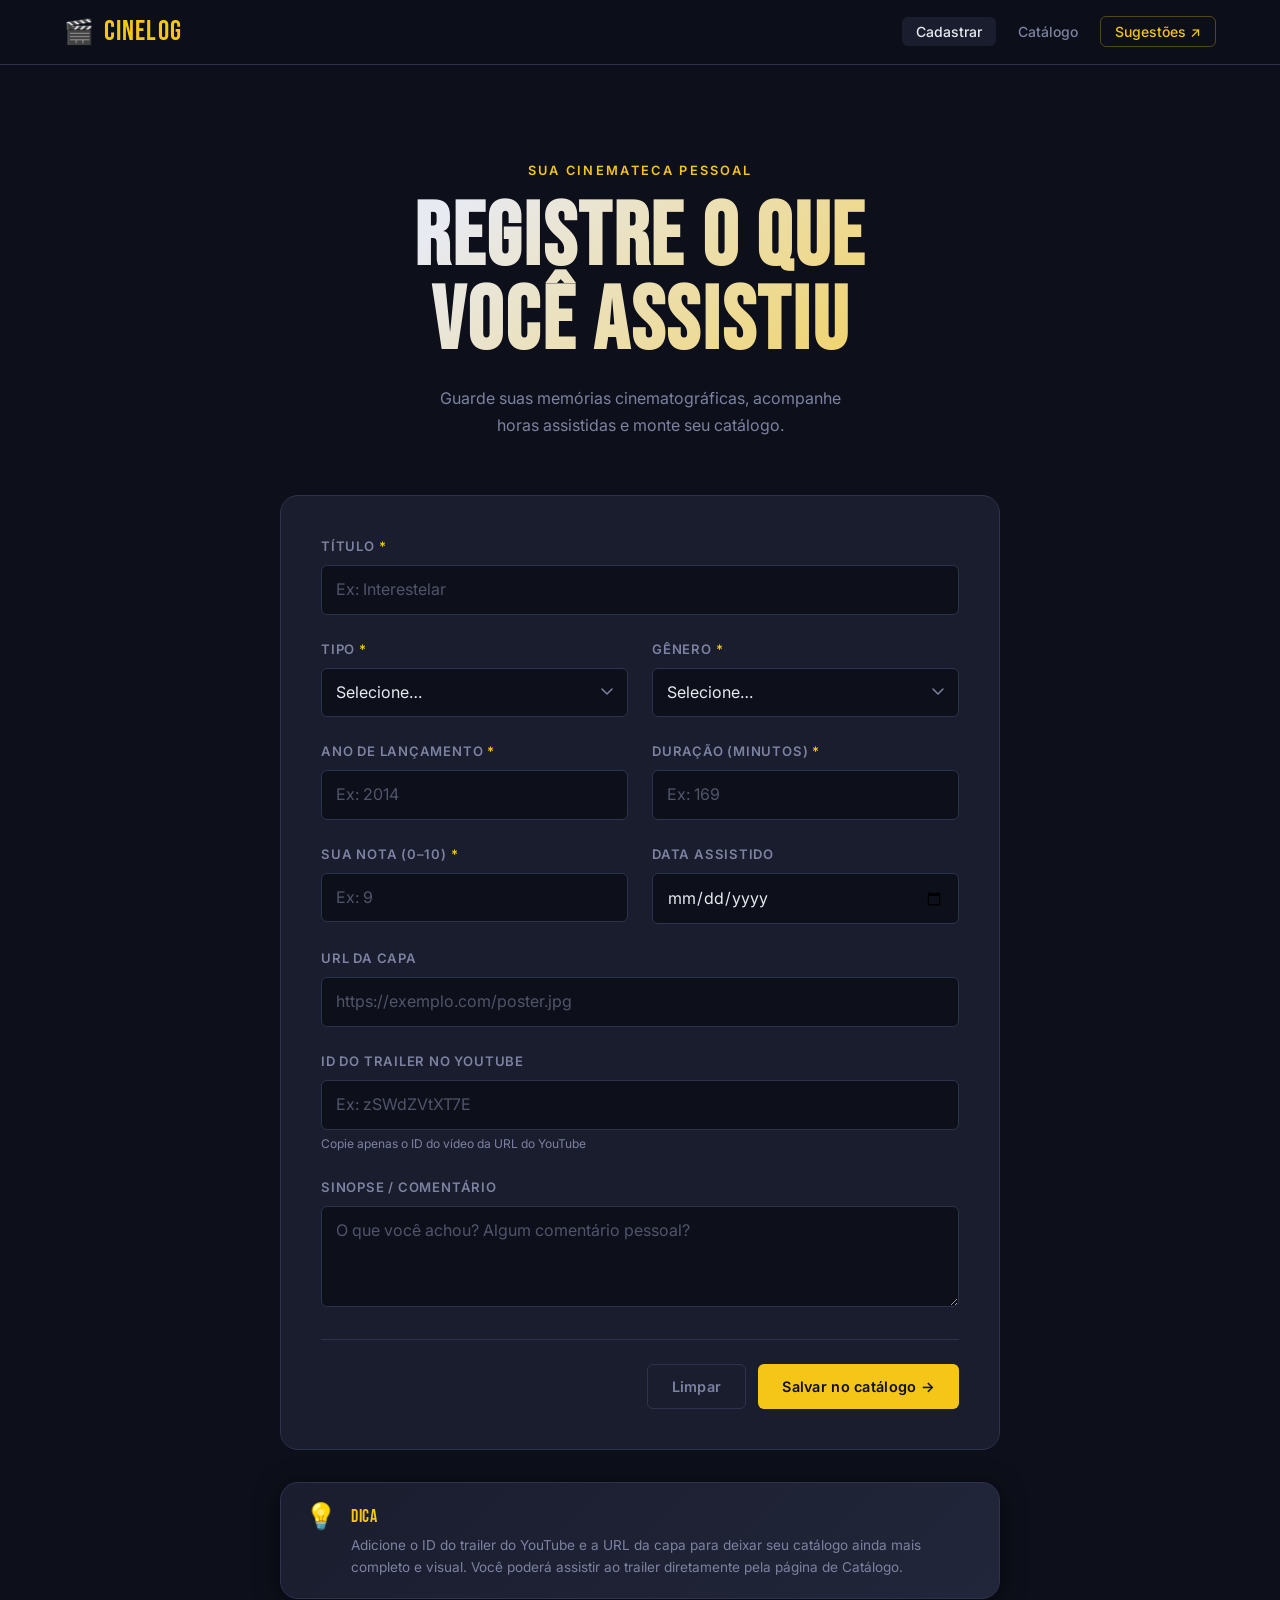
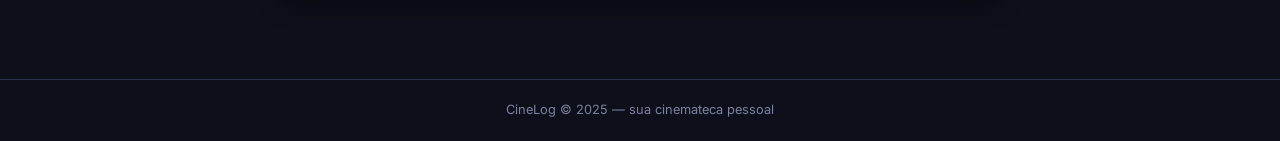
<file: index.html>
<!DOCTYPE html>
<html lang="pt-BR">
  <head>
    <meta charset="UTF-8" />
    <meta name="viewport" content="width=device-width, initial-scale=1.0" />
    <meta
      name="description"
      content="CineLog – registre e organize todos os filmes e séries que você já assistiu."
    />
    <title>CineLog | Cadastrar Obra</title>
    <link rel="preconnect" href="https://fonts.googleapis.com" />
    <link rel="preconnect" href="https://fonts.gstatic.com" crossorigin />
    <link
      href="https://fonts.googleapis.com/css2?family=Bebas+Neue&family=Inter:wght@300;400;500;600&display=swap"
      rel="stylesheet"
    />
    <link rel="stylesheet" href="css/style.css" />
  </head>
  <body>
    <header class="site-header">
      <nav class="nav-container" aria-label="Navegação principal">
        <a href="index.html" class="logo" aria-label="CineLog – página inicial">
          <span class="logo-icon">🎬</span>
          <span class="logo-text">CineLog</span>
        </a>
        <ul class="nav-links" role="list">
          <li><a href="index.html" class="nav-link active">Cadastrar</a></li>
          <li><a href="catalogo.html" class="nav-link">Catálogo</a></li>
          <li>
            <a
              href="https://www.imdb.com/chart/top/"
              class="nav-link nav-link--highlight"
              target="_blank"
              rel="noopener noreferrer"
              aria-label="Sugestões do IMDb Top Chart – abre em nova aba"
            >
              Sugestões ↗
            </a>
          </li>
        </ul>
      </nav>
    </header>

    <main class="main-content">
      <section class="hero" aria-labelledby="hero-title">
        <p class="hero-eyebrow">Sua cinemateca pessoal</p>
        <h1 id="hero-title" class="hero-title">Registre o que<br />você assistiu</h1>
        <p class="hero-subtitle">
          Guarde suas memórias cinematográficas, acompanhe horas assistidas e monte seu catálogo.
        </p>
      </section>

      <section class="form-section" aria-labelledby="form-title">
        <h2 id="form-title" class="sr-only">Formulário de cadastro</h2>

        <div id="toast" class="toast" role="status" aria-live="polite" aria-atomic="true"></div>

        <form id="cadastro-form" class="cadastro-form" novalidate>
          <div class="form-grid">

            <div class="form-group form-group--full">
              <label for="titulo" class="form-label">Título <span class="required" aria-hidden="true">*</span></label>
              <input
                type="text"
                id="titulo"
                name="titulo"
                class="form-input"
                placeholder="Ex: Interestelar"
                required
                autocomplete="off"
              />
            </div>

            <div class="form-group">
              <label for="tipo" class="form-label">Tipo <span class="required" aria-hidden="true">*</span></label>
              <select id="tipo" name="tipo" class="form-input form-select" required>
                <option value="" disabled selected>Selecione…</option>
                <option value="Filme">🎬 Filme</option>
                <option value="Série">📺 Série</option>
                <option value="Documentário">🎥 Documentário</option>
                <option value="Animação">✨ Animação</option>
              </select>
            </div>

            <div class="form-group">
              <label for="genero" class="form-label">Gênero <span class="required" aria-hidden="true">*</span></label>
              <select id="genero" name="genero" class="form-input form-select" required>
                <option value="" disabled selected>Selecione…</option>
                <option value="Ação">Ação</option>
                <option value="Aventura">Aventura</option>
                <option value="Comédia">Comédia</option>
                <option value="Drama">Drama</option>
                <option value="Ficção Científica">Ficção Científica</option>
                <option value="Horror">Horror</option>
                <option value="Romance">Romance</option>
                <option value="Suspense">Suspense</option>
                <option value="Thriller">Thriller</option>
                <option value="Outro">Outro</option>
              </select>
            </div>

            <div class="form-group">
              <label for="ano" class="form-label">Ano de lançamento <span class="required" aria-hidden="true">*</span></label>
              <input
                type="number"
                id="ano"
                name="ano"
                class="form-input"
                placeholder="Ex: 2014"
                min="1888"
                max="2099"
                required
              />
            </div>

            <div class="form-group">
              <label for="duracao" class="form-label">Duração (minutos) <span class="required" aria-hidden="true">*</span></label>
              <input
                type="number"
                id="duracao"
                name="duracao"
                class="form-input"
                placeholder="Ex: 169"
                min="1"
                required
              />
            </div>

            <div class="form-group">
              <label for="nota" class="form-label">Sua nota (0–10) <span class="required" aria-hidden="true">*</span></label>
              <input
                type="number"
                id="nota"
                name="nota"
                class="form-input"
                placeholder="Ex: 9"
                min="0"
                max="10"
                step="0.5"
                required
              />
            </div>

            <div class="form-group">
              <label for="dataAssistido" class="form-label">Data assistido</label>
              <input
                type="date"
                id="dataAssistido"
                name="dataAssistido"
                class="form-input"
              />
            </div>

            <div class="form-group form-group--full">
              <label for="capUrl" class="form-label">URL da capa</label>
              <input
                type="url"
                id="capUrl"
                name="capUrl"
                class="form-input"
                placeholder="https://exemplo.com/poster.jpg"
                autocomplete="off"
              />
            </div>

            <div class="form-group form-group--full">
              <label for="youtubeId" class="form-label">ID do trailer no YouTube</label>
              <input
                type="text"
                id="youtubeId"
                name="youtubeId"
                class="form-input"
                placeholder="Ex: zSWdZVtXT7E"
                autocomplete="off"
              />
              <span class="form-hint">Copie apenas o ID do vídeo da URL do YouTube</span>
            </div>

            <div class="form-group form-group--full">
              <label for="sinopse" class="form-label">Sinopse / comentário</label>
              <textarea
                id="sinopse"
                name="sinopse"
                class="form-input form-textarea"
                placeholder="O que você achou? Algum comentário pessoal?"
                rows="3"
              ></textarea>
            </div>
          </div>

          <div class="form-actions">
            <button type="reset" class="btn btn--ghost">Limpar</button>
            <button type="submit" class="btn btn--primary">Salvar no catálogo →</button>
          </div>
        </form>
      </section>

      <aside class="info-aside" aria-label="Dica de uso">
        <span class="info-aside__icon" aria-hidden="true">💡</span>
        <div>
          <p class="info-aside__title">Dica</p>
          <p class="info-aside__text">
            Adicione o ID do trailer do YouTube e a URL da capa para deixar seu catálogo ainda mais
            completo e visual. Você poderá assistir ao trailer diretamente pela página de Catálogo.
          </p>
        </div>
      </aside>
    </main>

    <footer class="site-footer">
      <p>CineLog &copy; 2025 — sua cinemateca pessoal</p>
    </footer>

    <script src="js/main.js"></script>
  </body>
</html>
</file>
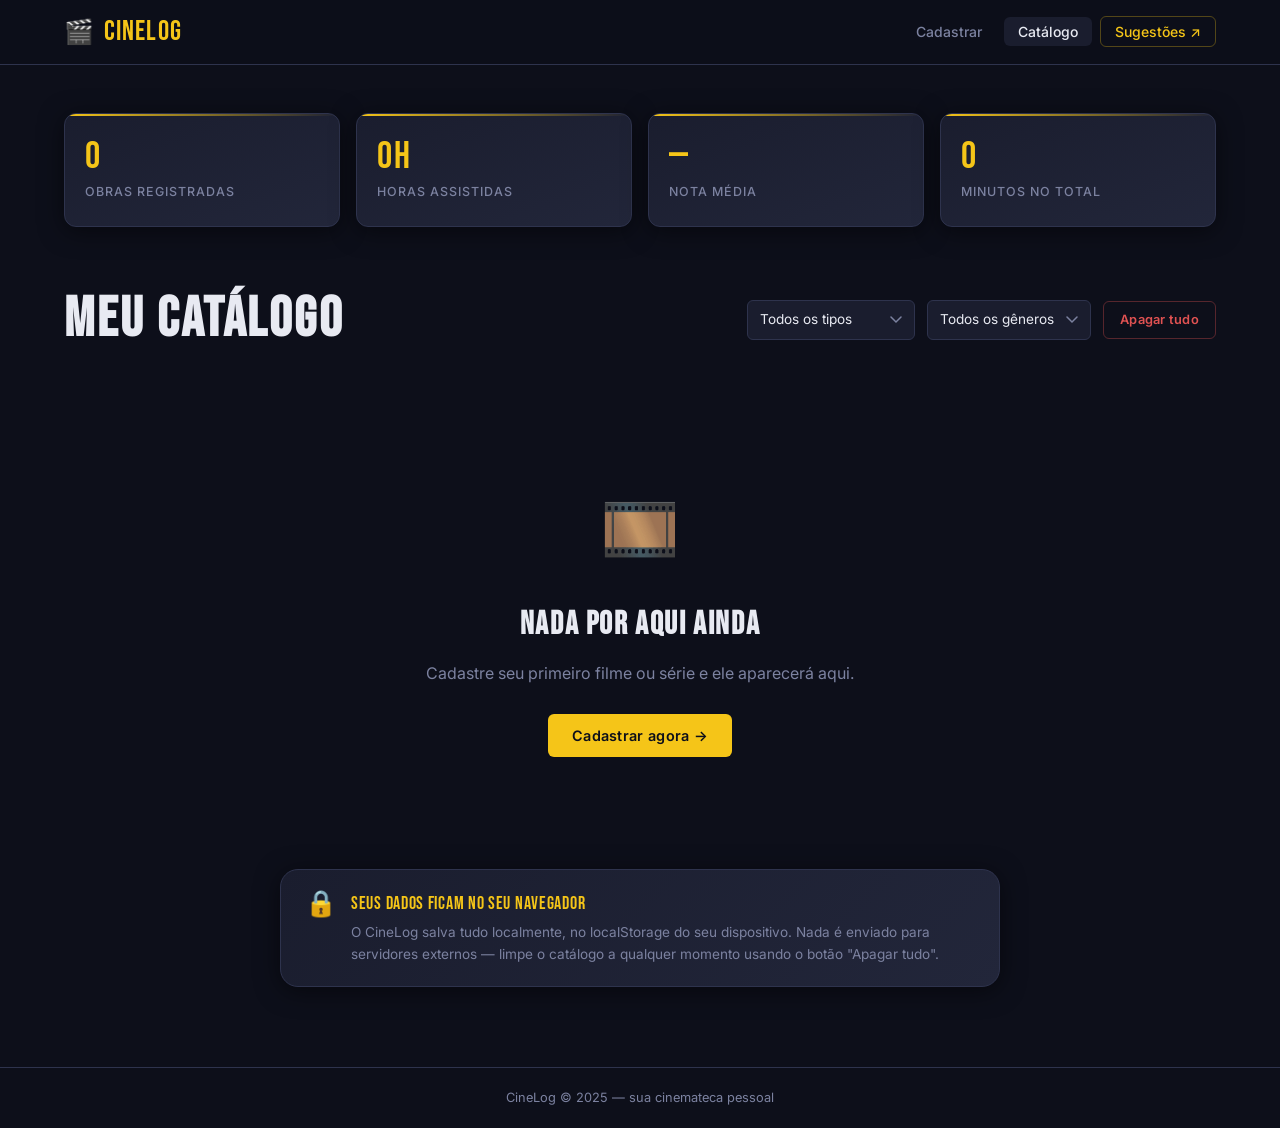
<file: catalogo.html>
<!DOCTYPE html>
<html lang="pt-BR">
  <head>
    <meta charset="UTF-8" />
    <meta name="viewport" content="width=device-width, initial-scale=1.0" />
    <meta
      name="description"
      content="CineLog – catálogo de filmes e séries que você já assistiu, com estatísticas e trailers."
    />
    <title>CineLog | Meu Catálogo</title>
    <link rel="preconnect" href="https://fonts.googleapis.com" />
    <link rel="preconnect" href="https://fonts.gstatic.com" crossorigin />
    <link
      href="https://fonts.googleapis.com/css2?family=Bebas+Neue&family=Inter:wght@300;400;500;600&display=swap"
      rel="stylesheet"
    />
    <link rel="stylesheet" href="css/style.css" />
  </head>
  <body>
    <header class="site-header">
      <nav class="nav-container" aria-label="Navegação principal">
        <a href="index.html" class="logo" aria-label="CineLog – página inicial">
          <span class="logo-icon">🎬</span>
          <span class="logo-text">CineLog</span>
        </a>
        <ul class="nav-links" role="list">
          <li><a href="index.html" class="nav-link">Cadastrar</a></li>
          <li><a href="catalogo.html" class="nav-link active">Catálogo</a></li>
          <li>
            <a
              href="https://www.imdb.com/chart/top/"
              class="nav-link nav-link--highlight"
              target="_blank"
              rel="noopener noreferrer"
              aria-label="Sugestões do IMDb Top Chart – abre em nova aba"
            >
              Sugestões ↗
            </a>
          </li>
        </ul>
      </nav>
    </header>

    <main class="main-content">
      <section class="stats-section" aria-labelledby="stats-title">
        <h2 id="stats-title" class="sr-only">Painel de estatísticas</h2>
        <div class="stats-grid">
          <article class="stat-card" aria-label="Total de obras registradas">
            <span class="stat-number" id="stat-total">0</span>
            <span class="stat-label">Obras registradas</span>
          </article>
          <article class="stat-card" aria-label="Total de horas assistidas">
            <span class="stat-number" id="stat-horas">0h</span>
            <span class="stat-label">Horas assistidas</span>
          </article>
          <article class="stat-card" aria-label="Nota média das obras">
            <span class="stat-number" id="stat-nota">—</span>
            <span class="stat-label">Nota média</span>
          </article>
          <article class="stat-card" aria-label="Total de minutos assistidos">
            <span class="stat-number" id="stat-minutos">0</span>
            <span class="stat-label">Minutos no total</span>
          </article>
        </div>
      </section>

      <section class="catalog-section" aria-labelledby="catalog-title">
        <div class="catalog-header">
          <h1 id="catalog-title" class="catalog-title">Meu Catálogo</h1>
          <div class="catalog-controls">
            <label for="filtro-tipo" class="sr-only">Filtrar por tipo</label>
            <select id="filtro-tipo" class="filter-select" aria-label="Filtrar por tipo de obra">
              <option value="">Todos os tipos</option>
              <option value="Filme">🎬 Filmes</option>
              <option value="Série">📺 Séries</option>
              <option value="Documentário">🎥 Documentários</option>
              <option value="Animação">✨ Animações</option>
            </select>
            <label for="filtro-genero" class="sr-only">Filtrar por gênero</label>
            <select id="filtro-genero" class="filter-select" aria-label="Filtrar por gênero">
              <option value="">Todos os gêneros</option>
              <option value="Ação">Ação</option>
              <option value="Aventura">Aventura</option>
              <option value="Comédia">Comédia</option>
              <option value="Drama">Drama</option>
              <option value="Ficção Científica">Ficção Científica</option>
              <option value="Horror">Horror</option>
              <option value="Romance">Romance</option>
              <option value="Suspense">Suspense</option>
              <option value="Thriller">Thriller</option>
              <option value="Outro">Outro</option>
            </select>
            <button id="btn-limpar-tudo" class="btn btn--danger" aria-label="Apagar todo o catálogo">
              Apagar tudo
            </button>
          </div>
        </div>

        <div id="catalogo-grid" class="catalogo-grid" aria-live="polite" aria-atomic="false">
        </div>

        <div id="empty-state" class="empty-state" hidden>
          <span class="empty-icon" aria-hidden="true">🎞️</span>
          <h2 class="empty-title">Nada por aqui ainda</h2>
          <p class="empty-desc">Cadastre seu primeiro filme ou série e ele aparecerá aqui.</p>
          <a href="index.html" class="btn btn--primary">Cadastrar agora →</a>
        </div>
      </section>

      <aside class="info-aside" aria-label="Sobre os dados">
        <span class="info-aside__icon" aria-hidden="true">🔒</span>
        <div>
          <p class="info-aside__title">Seus dados ficam no seu navegador</p>
          <p class="info-aside__text">
            O CineLog salva tudo localmente, no localStorage do seu dispositivo. Nada é enviado para
            servidores externos — limpe o catálogo a qualquer momento usando o botão "Apagar tudo".
          </p>
        </div>
      </aside>
    </main>

    <!-- Modal de trailer -->
    <dialog id="modal-trailer" class="modal" aria-modal="true" aria-labelledby="modal-title">
      <div class="modal-content">
        <div class="modal-header">
          <h3 id="modal-title" class="modal-title">Trailer</h3>
          <button class="modal-close" id="modal-close" aria-label="Fechar trailer">✕</button>
        </div>
        <div class="modal-body">
          <div class="iframe-wrapper">
            <iframe
              id="trailer-iframe"
              src=""
              title="Trailer do filme"
              frameborder="0"
              allow="accelerometer; autoplay; clipboard-write; encrypted-media; gyroscope; picture-in-picture"
              allowfullscreen
            ></iframe>
          </div>
        </div>
      </div>
    </dialog>

    <footer class="site-footer">
      <p>CineLog &copy; 2025 — sua cinemateca pessoal</p>
    </footer>

    <script src="js/main.js"></script>
    <script src="js/display.js"></script>
  </body>
</html>
</file>
<file: css/style.css>
/* =========================================================
   global.css – tokens, reset, componentes compartilhados
   ========================================================= */

/* ---------- Tokens ---------- */
:root {
  --clr-bg: #0d0f1a;
  --clr-surface: #1a1d2e;
  --clr-surface-raised: #22263a;
  --clr-border: #2e334d;
  --clr-gold: #f5c518;
  --clr-gold-dim: rgba(245, 197, 24, 0.12);
  --clr-text: #e8eaf2;
  --clr-text-muted: #7c82a0;
  --clr-danger: #e05252;
  --clr-success: #52c97b;

  --font-display: "Bebas Neue", sans-serif;
  --font-body: "Inter", system-ui, sans-serif;

  --radius-sm: 6px;
  --radius-md: 12px;
  --radius-lg: 18px;

  --shadow-card: 0 4px 24px rgba(0, 0, 0, 0.5);
  --transition: 0.22s ease;
}

/* ---------- Reset ---------- */
*, *::before, *::after {
  box-sizing: border-box;
  margin: 0;
  padding: 0;
}

html {
  scroll-behavior: smooth;
  -webkit-text-size-adjust: 100%;
}

body {
  background-color: var(--clr-bg);
  color: var(--clr-text);
  font-family: var(--font-body);
  font-size: 1rem;
  line-height: 1.6;
  min-height: 100vh;
  display: flex;
  flex-direction: column;
}

img {
  display: block;
  max-width: 100%;
}

a {
  color: inherit;
  text-decoration: none;
}

ul {
  list-style: none;
}

button,
input,
select,
textarea {
  font: inherit;
}

/* ---------- Acessibilidade ---------- */
.sr-only {
  position: absolute;
  width: 1px;
  height: 1px;
  padding: 0;
  margin: -1px;
  overflow: hidden;
  clip: rect(0, 0, 0, 0);
  white-space: nowrap;
  border: 0;
}

:focus-visible {
  outline: 2px solid var(--clr-gold);
  outline-offset: 3px;
}

/* ---------- Header & Nav ---------- */
.site-header {
  position: sticky;
  top: 0;
  z-index: 100;
  background-color: rgba(13, 15, 26, 0.88);
  backdrop-filter: blur(16px);
  -webkit-backdrop-filter: blur(16px);
  border-bottom: 1px solid var(--clr-border);
}

.nav-container {
  max-width: 1200px;
  margin-inline: auto;
  padding: 0 24px;
  height: 64px;
  display: flex;
  align-items: center;
  justify-content: space-between;
  gap: 24px;
}

.logo {
  display: flex;
  align-items: center;
  gap: 10px;
  text-decoration: none;
}

.logo-icon {
  font-size: 1.5rem;
  line-height: 1;
}

.logo-text {
  font-family: var(--font-display);
  font-size: 1.75rem;
  letter-spacing: 0.04em;
  color: var(--clr-gold);
}

.nav-links {
  display: flex;
  align-items: center;
  gap: 8px;
}

.nav-link {
  padding: 6px 14px;
  border-radius: var(--radius-sm);
  font-size: 0.875rem;
  font-weight: 500;
  color: var(--clr-text-muted);
  transition: color var(--transition), background-color var(--transition);
}

.nav-link:hover,
.nav-link.active {
  color: var(--clr-text);
  background-color: var(--clr-surface);
}

.nav-link--highlight {
  color: var(--clr-gold);
  border: 1px solid rgba(245, 197, 24, 0.3);
}

.nav-link--highlight:hover {
  background-color: var(--clr-gold-dim);
  color: var(--clr-gold);
}

/* ---------- Main ---------- */
.main-content {
  flex: 1;
  max-width: 1200px;
  margin-inline: auto;
  width: 100%;
  padding: 48px 24px 80px;
}

/* ---------- Footer ---------- */
.site-footer {
  border-top: 1px solid var(--clr-border);
  padding: 20px 24px;
  text-align: center;
  font-size: 0.8rem;
  color: var(--clr-text-muted);
}

/* ---------- Botões ---------- */
.btn {
  display: inline-flex;
  align-items: center;
  justify-content: center;
  gap: 8px;
  padding: 10px 24px;
  border-radius: var(--radius-sm);
  font-size: 0.9rem;
  font-weight: 600;
  letter-spacing: 0.02em;
  cursor: pointer;
  border: none;
  transition: transform var(--transition), opacity var(--transition), background-color var(--transition);
}

.btn:active {
  transform: scale(0.97);
}

.btn--primary {
  background-color: var(--clr-gold);
  color: #0d0f1a;
}

.btn--primary:hover {
  opacity: 0.88;
}

.btn--ghost {
  background-color: transparent;
  color: var(--clr-text-muted);
  border: 1px solid var(--clr-border);
}

.btn--ghost:hover {
  background-color: var(--clr-surface);
  color: var(--clr-text);
}

.btn--danger {
  background-color: transparent;
  color: var(--clr-danger);
  border: 1px solid rgba(224, 82, 82, 0.35);
  font-size: 0.8rem;
  padding: 8px 16px;
}

.btn--danger:hover {
  background-color: rgba(224, 82, 82, 0.1);
}

/* ---------- Toast ---------- */
.toast {
  position: fixed;
  bottom: 32px;
  right: 32px;
  z-index: 999;
  padding: 14px 22px;
  border-radius: var(--radius-md);
  font-size: 0.9rem;
  font-weight: 500;
  background-color: var(--clr-success);
  color: #0d0f1a;
  transform: translateY(120%);
  opacity: 0;
  transition: transform 0.35s cubic-bezier(0.34, 1.56, 0.64, 1), opacity 0.35s ease;
  pointer-events: none;
}

.toast.toast--show {
  transform: translateY(0);
  opacity: 1;
}

.toast.toast--error {
  background-color: var(--clr-danger);
  color: #fff;
}

/* ---------- Modal ---------- */
.modal {
  border: none;
  background: transparent;
  padding: 0;
  max-width: 90vw;
  width: 760px;
}

.modal::backdrop {
  background-color: rgba(0, 0, 0, 0.85);
  backdrop-filter: blur(6px);
}

.modal-content {
  background-color: var(--clr-surface);
  border: 1px solid var(--clr-border);
  border-radius: var(--radius-lg);
  overflow: hidden;
}

.modal-header {
  display: flex;
  align-items: center;
  justify-content: space-between;
  padding: 16px 20px;
  border-bottom: 1px solid var(--clr-border);
}

.modal-title {
  font-family: var(--font-display);
  font-size: 1.4rem;
  letter-spacing: 0.05em;
  color: var(--clr-gold);
}

.modal-close {
  background: none;
  border: none;
  color: var(--clr-text-muted);
  font-size: 1.2rem;
  cursor: pointer;
  padding: 4px 8px;
  border-radius: var(--radius-sm);
  transition: color var(--transition), background-color var(--transition);
}

.modal-close:hover {
  color: var(--clr-text);
  background-color: var(--clr-surface-raised);
}

.modal-body {
  padding: 20px;
}

.iframe-wrapper {
  position: relative;
  padding-bottom: 56.25%;
  height: 0;
  overflow: hidden;
  border-radius: var(--radius-md);
}

.iframe-wrapper iframe {
  position: absolute;
  top: 0;
  left: 0;
  width: 100%;
  height: 100%;
  border-radius: var(--radius-md);
}

/* ---------- Responsivo – Nav ---------- */
@media (max-width: 600px) {
  .nav-container {
    padding: 0 16px;
  }

  .logo-text {
    font-size: 1.4rem;
  }

  .nav-link {
    padding: 6px 10px;
    font-size: 0.8rem;
  }

  .main-content {
    padding: 32px 16px 60px;
  }
}/* =========================================================
   index.css – hero e formulário de cadastro
   ========================================================= */

/* ---------- Hero ---------- */
.hero {
  text-align: center;
  padding: 48px 16px 56px;
}

.hero-eyebrow {
  font-size: 0.8rem;
  font-weight: 600;
  letter-spacing: 0.18em;
  text-transform: uppercase;
  color: var(--clr-gold);
  margin-bottom: 16px;
}

.hero-title {
  font-family: var(--font-display);
  font-size: clamp(2.8rem, 8vw, 5.5rem);
  line-height: 0.95;
  letter-spacing: 0.03em;
  background: linear-gradient(135deg, var(--clr-text) 30%, var(--clr-gold) 100%);
  -webkit-background-clip: text;
  background-clip: text;
  color: transparent;
  margin-bottom: 20px;
}

.hero-subtitle {
  font-size: 1rem;
  color: var(--clr-text-muted);
  max-width: 440px;
  margin-inline: auto;
  line-height: 1.7;
}

/* ---------- Formulário ---------- */
.form-section {
  max-width: 720px;
  margin-inline: auto;
}

.cadastro-form {
  background-color: var(--clr-surface);
  border: 1px solid var(--clr-border);
  border-radius: var(--radius-lg);
  padding: 40px;
}

.form-grid {
  display: grid;
  grid-template-columns: 1fr 1fr;
  gap: 24px;
}

.form-group {
  display: flex;
  flex-direction: column;
  gap: 8px;
}

.form-group--full {
  grid-column: 1 / -1;
}

.form-label {
  font-size: 0.82rem;
  font-weight: 600;
  letter-spacing: 0.06em;
  text-transform: uppercase;
  color: var(--clr-text-muted);
}

.required {
  color: var(--clr-gold);
}

.form-input {
  background-color: var(--clr-bg);
  border: 1px solid var(--clr-border);
  border-radius: var(--radius-sm);
  color: var(--clr-text);
  padding: 11px 14px;
  transition: border-color var(--transition), box-shadow var(--transition);
}

.form-input:focus {
  outline: none;
  border-color: var(--clr-gold);
  box-shadow: 0 0 0 3px var(--clr-gold-dim);
}

.form-input::placeholder {
  color: var(--clr-text-muted);
  opacity: 0.6;
}

.form-select {
  appearance: none;
  -webkit-appearance: none;
  background-image: url("data:image/svg+xml,%3Csvg xmlns='http://www.w3.org/2000/svg' width='12' height='8' viewBox='0 0 12 8'%3E%3Cpath d='M1 1l5 5 5-5' stroke='%237c82a0' stroke-width='1.5' fill='none' stroke-linecap='round'/%3E%3C/svg%3E");
  background-repeat: no-repeat;
  background-position: right 14px center;
  padding-right: 40px;
  cursor: pointer;
}

.form-select option {
  background-color: var(--clr-surface);
}

.form-textarea {
  resize: vertical;
  min-height: 90px;
}

.form-hint {
  font-size: 0.75rem;
  color: var(--clr-text-muted);
  margin-top: -4px;
}

/* ---------- Ações do form ---------- */
.form-actions {
  display: flex;
  justify-content: flex-end;
  gap: 12px;
  margin-top: 32px;
  padding-top: 24px;
  border-top: 1px solid var(--clr-border);
}

/* ---------- Aside ---------- */
.info-aside {
  max-width: 720px;
  margin: 32px auto 0;
  background: linear-gradient(135deg, var(--clr-surface) 0%, var(--clr-surface-raised) 100%);
  border: 1px solid var(--clr-border);
  border-radius: var(--radius-lg);
  padding: 20px 24px;
  box-shadow: var(--shadow-card);
  display: flex;
  gap: 14px;
  align-items: flex-start;
}

.info-aside__icon {
  font-size: 1.6rem;
  line-height: 1;
}

.info-aside__title {
  font-family: var(--font-display);
  font-size: 1.1rem;
  letter-spacing: 0.04em;
  color: var(--clr-gold);
  margin-bottom: 4px;
}

.info-aside__text {
  font-size: 0.85rem;
  color: var(--clr-text-muted);
  line-height: 1.6;
}

/* ---------- Responsivo ---------- */
@media (max-width: 600px) {
  .cadastro-form {
    padding: 24px 20px;
  }

  .form-grid {
    grid-template-columns: 1fr;
  }

  .form-group--full {
    grid-column: 1;
  }

  .form-actions {
    flex-direction: column-reverse;
  }

  .form-actions .btn {
    width: 100%;
  }
}/* =========================================================
   catalogo.css – painel de stats, grid e cards
   ========================================================= */

/* ---------- Mapa de cores por gênero ---------- */
:root {
  --genre-acao: #e05252;
  --genre-aventura: #e07c52;
  --genre-comedia: #f5c518;
  --genre-drama: #6b9fff;
  --genre-ficcao: #a78bfa;
  --genre-horror: #c084fc;
  --genre-romance: #f472b6;
  --genre-suspense: #fb923c;
  --genre-thriller: #34d399;
  --genre-outro: #7c82a0;
}

/* ---------- Stats ---------- */
.stats-section {
  margin-bottom: 48px;
}

.stats-grid {
  display: grid;
  grid-template-columns: repeat(4, 1fr);
  gap: 16px;
}

.stat-card {
  background: linear-gradient(160deg, var(--clr-surface) 0%, var(--clr-surface-raised) 100%);
  border: 1px solid var(--clr-border);
  border-radius: var(--radius-md);
  padding: 24px 20px;
  display: flex;
  flex-direction: column;
  gap: 6px;
  position: relative;
  overflow: hidden;
  box-shadow: var(--shadow-card);
}

.stat-card::before {
  content: "";
  position: absolute;
  top: 0;
  left: 0;
  right: 0;
  height: 2px;
  background: linear-gradient(90deg, var(--clr-gold), transparent);
}

.stat-number {
  font-family: var(--font-display);
  font-size: 2.4rem;
  letter-spacing: 0.04em;
  color: var(--clr-gold);
  line-height: 1;
}

.stat-label {
  font-size: 0.78rem;
  font-weight: 500;
  letter-spacing: 0.08em;
  text-transform: uppercase;
  color: var(--clr-text-muted);
}

/* ---------- Cabeçalho do catálogo ---------- */
.catalog-header {
  display: flex;
  align-items: center;
  justify-content: space-between;
  flex-wrap: wrap;
  gap: 16px;
  margin-bottom: 32px;
}

.catalog-title {
  font-family: var(--font-display);
  font-size: clamp(2rem, 5vw, 3.5rem);
  letter-spacing: 0.05em;
  color: var(--clr-text);
}

.catalog-controls {
  display: flex;
  align-items: center;
  gap: 12px;
  flex-wrap: wrap;
}

.filter-select {
  background-color: var(--clr-surface);
  border: 1px solid var(--clr-border);
  border-radius: var(--radius-sm);
  color: var(--clr-text);
  padding: 8px 36px 8px 12px;
  font-size: 0.85rem;
  cursor: pointer;
  appearance: none;
  -webkit-appearance: none;
  background-image: url("data:image/svg+xml,%3Csvg xmlns='http://www.w3.org/2000/svg' width='12' height='8' viewBox='0 0 12 8'%3E%3Cpath d='M1 1l5 5 5-5' stroke='%237c82a0' stroke-width='1.5' fill='none' stroke-linecap='round'/%3E%3C/svg%3E");
  background-repeat: no-repeat;
  background-position: right 12px center;
  transition: border-color var(--transition);
}

.filter-select:focus {
  outline: none;
  border-color: var(--clr-gold);
}

.filter-select option {
  background-color: var(--clr-surface);
}

/* ---------- Grid de cards ---------- */
.catalogo-grid {
  display: grid;
  grid-template-columns: repeat(auto-fill, minmax(220px, 1fr));
  gap: 28px;
}

/* ---------- Card ---------- */
.card {
  background: linear-gradient(160deg, var(--clr-surface) 0%, var(--clr-surface-raised) 100%);
  border: 1px solid var(--clr-border);
  border-radius: var(--radius-md);
  overflow: hidden;
  box-shadow: var(--shadow-card);
  display: flex;
  flex-direction: column;
  transition: transform var(--transition), border-color var(--transition), box-shadow var(--transition);
  position: relative;
}

.card:hover {
  transform: translateY(-4px);
  border-color: rgba(245, 197, 24, 0.3);
  box-shadow: 0 12px 32px rgba(0, 0, 0, 0.6), 0 0 0 1px rgba(245, 197, 24, 0.15);
}

/* Faixa de cor de gênero */
.card[data-genero="Ação"] { --genre-clr: var(--genre-acao); }
.card[data-genero="Aventura"] { --genre-clr: var(--genre-aventura); }
.card[data-genero="Comédia"] { --genre-clr: var(--genre-comedia); }
.card[data-genero="Drama"] { --genre-clr: var(--genre-drama); }
.card[data-genero="Ficção Científica"] { --genre-clr: var(--genre-ficcao); }
.card[data-genero="Horror"] { --genre-clr: var(--genre-horror); }
.card[data-genero="Romance"] { --genre-clr: var(--genre-romance); }
.card[data-genero="Suspense"] { --genre-clr: var(--genre-suspense); }
.card[data-genero="Thriller"] { --genre-clr: var(--genre-thriller); }
.card[data-genero="Outro"] { --genre-clr: var(--genre-outro); }

.card::after {
  content: "";
  position: absolute;
  inset: 0 0 auto 0;
  height: 3px;
  background-color: var(--genre-clr, var(--clr-border));
}

/* Imagem / poster */
.card-poster {
  position: relative;
  aspect-ratio: 2 / 3;
  background-color: var(--clr-surface-raised);
  overflow: hidden;
}

.card-poster img {
  width: 100%;
  height: 100%;
  object-fit: cover;
  transition: transform 0.4s ease;
}

.card:hover .card-poster img {
  transform: scale(1.04);
}

/* Placeholder sem imagem */
.card-poster-placeholder {
  width: 100%;
  height: 100%;
  display: flex;
  align-items: center;
  justify-content: center;
  font-size: 3.5rem;
  background: linear-gradient(135deg, var(--clr-surface-raised), var(--clr-bg));
}

/* Badge de nota */
.card-nota {
  position: absolute;
  top: 10px;
  right: 10px;
  background-color: rgba(13, 15, 26, 0.85);
  backdrop-filter: blur(8px);
  border: 1px solid var(--clr-gold);
  border-radius: 6px;
  padding: 3px 8px;
  font-family: var(--font-display);
  font-size: 1rem;
  color: var(--clr-gold);
  line-height: 1.3;
}

/* Corpo do card */
.card-body {
  padding: 16px;
  display: flex;
  flex-direction: column;
  gap: 8px;
  flex: 1;
}

.card-title {
  font-family: var(--font-display);
  font-size: 1.15rem;
  letter-spacing: 0.04em;
  color: var(--clr-text);
  line-height: 1.2;
  white-space: nowrap;
  overflow: hidden;
  text-overflow: ellipsis;
}

.card-meta {
  display: flex;
  align-items: center;
  gap: 8px;
  flex-wrap: wrap;
}

.tag {
  display: inline-flex;
  align-items: center;
  padding: 2px 8px;
  border-radius: 4px;
  font-size: 0.7rem;
  font-weight: 600;
  letter-spacing: 0.05em;
  text-transform: uppercase;
  background-color: var(--clr-surface-raised);
  color: var(--clr-text-muted);
}

.tag--tipo {
  color: var(--clr-gold);
  background-color: var(--clr-gold-dim);
}

.card-sinopse {
  font-size: 0.8rem;
  color: var(--clr-text-muted);
  line-height: 1.55;
  display: -webkit-box;
  -webkit-box-orient: vertical;
  overflow: hidden;
}

/* Rodapé do card */
.card-footer {
  padding: 12px 16px;
  border-top: 1px solid var(--clr-border);
  display: flex;
  align-items: center;
  justify-content: space-between;
  gap: 8px;
}

.card-duracao {
  font-size: 0.75rem;
  color: var(--clr-text-muted);
}

.card-actions {
  display: flex;
  gap: 8px;
}

.card-btn {
  background: none;
  border: none;
  cursor: pointer;
  font-size: 1rem;
  padding: 4px 6px;
  border-radius: var(--radius-sm);
  transition: background-color var(--transition), transform var(--transition);
  color: var(--clr-text-muted);
}

.card-btn:hover {
  background-color: var(--clr-surface-raised);
  transform: scale(1.15);
}

/* ---------- Estado vazio ---------- */
.empty-state {
  text-align: center;
  padding: 80px 24px;
  grid-column: 1 / -1;
}

.empty-icon {
  font-size: 4rem;
  display: block;
  margin-bottom: 20px;
}

.empty-title {
  font-family: var(--font-display);
  font-size: 2rem;
  letter-spacing: 0.05em;
  color: var(--clr-text);
  margin-bottom: 10px;
}

.empty-desc {
  color: var(--clr-text-muted);
  margin-bottom: 28px;
}

/* ---------- Responsivo ---------- */
@media (max-width: 900px) {
  .stats-grid {
    grid-template-columns: repeat(2, 1fr);
  }
}

@media (max-width: 600px) {
  .stats-grid {
    grid-template-columns: repeat(2, 1fr);
    gap: 12px;
  }

  .stat-card {
    padding: 18px 14px;
  }

  .stat-number {
    font-size: 1.8rem;
  }

  .catalog-header {
    flex-direction: column;
    align-items: flex-start;
  }

  .catalogo-grid {
    grid-template-columns: repeat(auto-fill, minmax(160px, 1fr));
    gap: 16px;
  }
}
</file>
